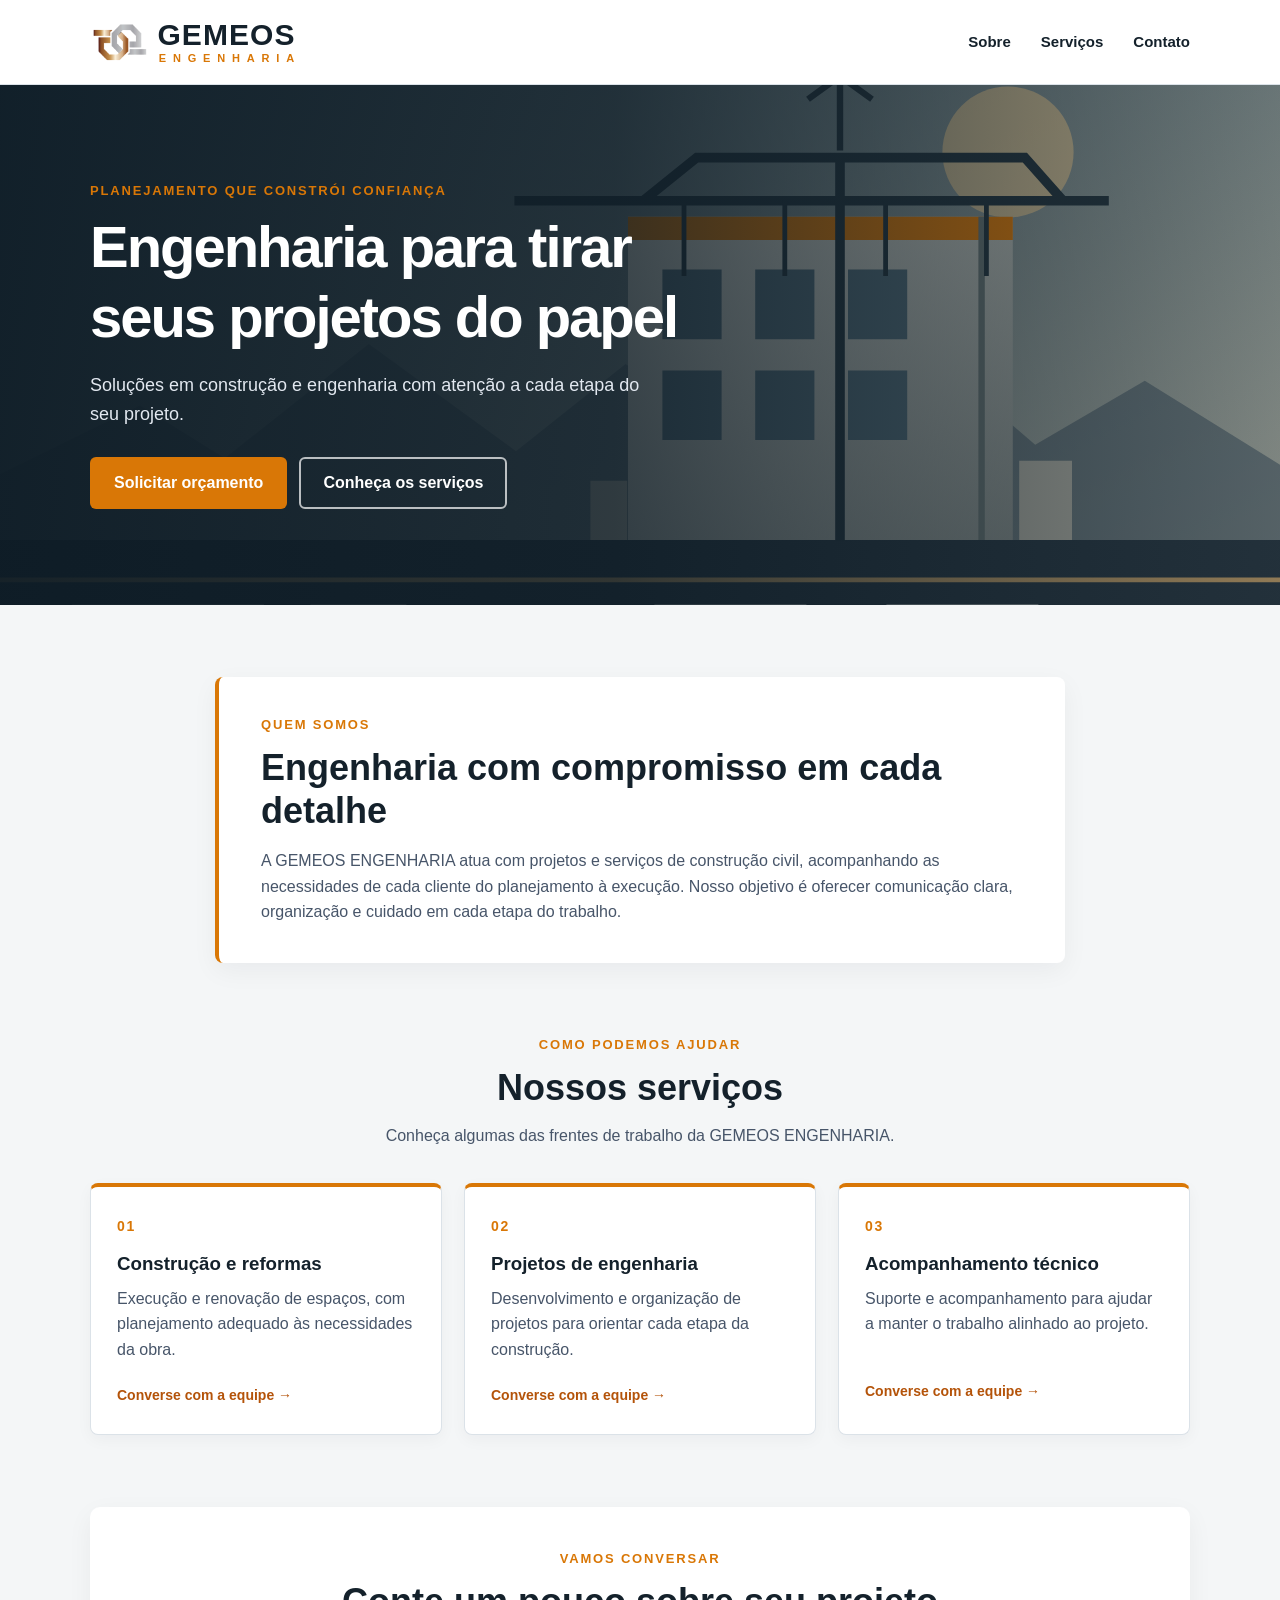
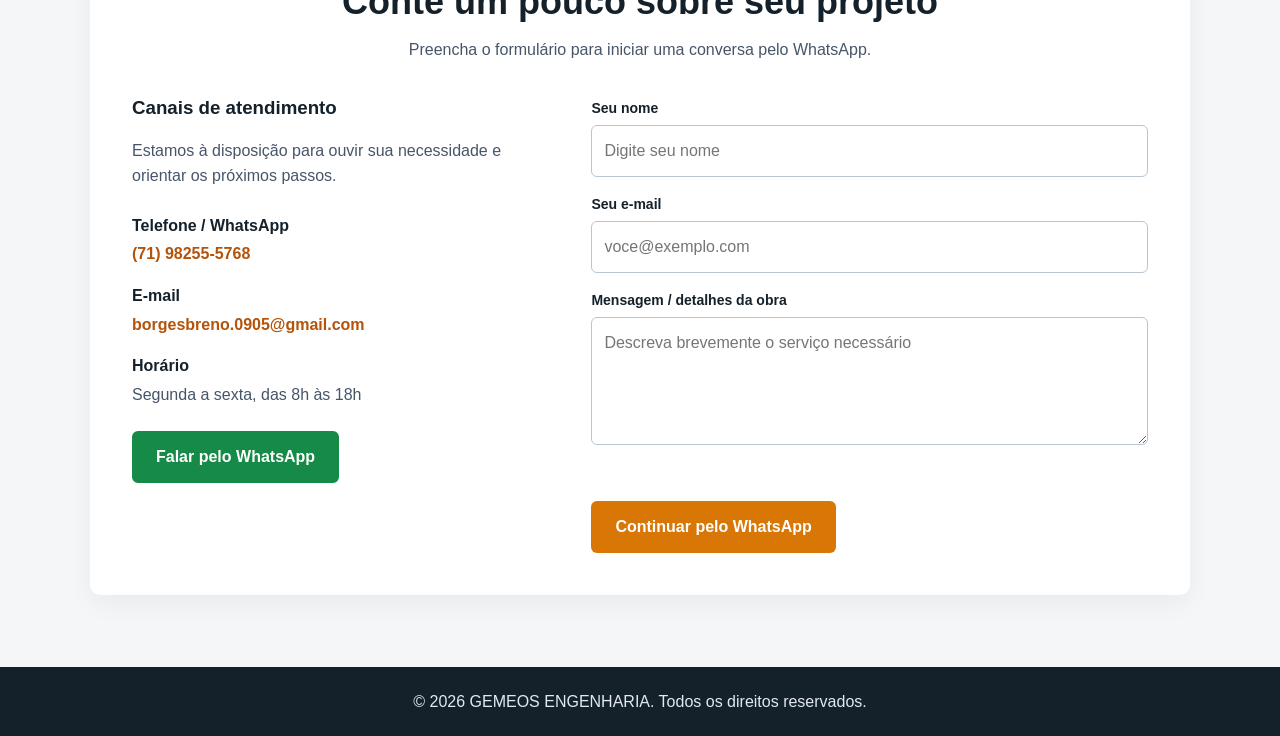
<file: index.html>
<!doctype html>
<html lang="pt-BR">

<head>
  <meta charset="UTF-8" />
  <meta name="viewport" content="width=device-width, initial-scale=1.0" />
  <title>GEMEOS ENGENHARIA</title>
  <link rel="icon" href="imagens/icon-gemeos.ico" />
  <link rel="stylesheet" href="css/style.css" />
</head>

<body id="topo">
  <header class="cabecalho">
    <a class="marca" href="#topo" aria-label="GEMEOS ENGENHARIA, página inicial">
      <img src="imagens/logotipo.png" alt="Ícone da GEMEOS ENGENHARIA" />
      <span class="marca-texto">
        <span class="marca-nome">GEMEOS</span>
        <span class="marca-descricao">ENGENHARIA</span>
      </span>
    </a>

    <button id="btn-menu" class="btn-menu" type="button" aria-label="Abrir menu" aria-controls="navegacao"
      aria-expanded="false">
      <span id="hamburguer" aria-hidden="true"></span>
    </button>

    <nav id="navegacao" class="navegacao" aria-label="Navegação principal">
      <a href="#sobre">Sobre</a>
      <a href="#servicos">Serviços</a>
      <a href="#contato">Contato</a>
    </nav>
  </header>

  <main id="conteudo">
    <section class="hero" aria-labelledby="titulo-hero">
      <img class="hero-imagem" src="imagens/obra.svg" alt="Ilustração de uma obra com edifício e guindaste"/>
      <div class="hero-conteudo">
        <p class="sobretitulo">Planejamento que constrói confiança</p>
        <h1 id="titulo-hero">Engenharia para tirar seus projetos do papel</h1>
        <p class="hero-descricao">
          Soluções em construção e engenharia com atenção a cada etapa do seu projeto.
        </p>
        <div class="hero-acoes">
          <a href="#contato" class="btn btn-dourado">Solicitar orçamento</a>
          <a href="#servicos" class="btn btn-contorno">Conheça os serviços</a>
        </div>
      </div>
    </section>

    <section id="sobre" class="secao secao-sobre" aria-labelledby="titulo-sobre">
      <p class="sobretitulo">Quem somos</p>
      <h2 id="titulo-sobre">Engenharia com compromisso em cada detalhe</h2>
      <p class="texto-sobre">
        A GEMEOS ENGENHARIA atua com projetos e serviços de construção civil,
        acompanhando as necessidades de cada cliente do planejamento à execução.
        Nosso objetivo é oferecer comunicação clara, organização e cuidado em
        cada etapa do trabalho.
      </p>
    </section>

    <section id="servicos" class="secao secao-servicos" aria-labelledby="titulo-servicos">
      <div class="secao-cabecalho">
        <p class="sobretitulo">Como podemos ajudar</p>
        <h2 id="titulo-servicos">Nossos serviços</h2>
        <p class="descricao-secao">Conheça algumas das frentes de trabalho da GEMEOS ENGENHARIA.</p>
      </div>

      <div class="servico-grade">
        <article class="card-servico">
          <span class="card-numero" aria-hidden="true">01</span>
          <h3>Construção e reformas</h3>
          <p>Execução e renovação de espaços, com planejamento adequado às necessidades da obra.</p>
          <a href="#contato" class="link-detalhe">Converse com a equipe <span aria-hidden="true">→</span></a>
        </article>

        <article class="card-servico">
          <span class="card-numero" aria-hidden="true">02</span>
          <h3>Projetos de engenharia</h3>
          <p>Desenvolvimento e organização de projetos para orientar cada etapa da construção.</p>
          <a href="#contato" class="link-detalhe">Converse com a equipe <span aria-hidden="true">→</span></a>
        </article>

        <article class="card-servico">
          <span class="card-numero" aria-hidden="true">03</span>
          <h3>Acompanhamento técnico</h3>
          <p>Suporte e acompanhamento para ajudar a manter o trabalho alinhado ao projeto.</p>
          <a href="#contato" class="link-detalhe">Converse com a equipe <span aria-hidden="true">→</span></a>
        </article>
      </div>
    </section>

    <section id="contato" class="secao secao-contato" aria-labelledby="titulo-contato">
      <div class="secao-cabecalho">
        <p class="sobretitulo">Vamos conversar</p>
        <h2 id="titulo-contato">Conte um pouco sobre seu projeto</h2>
        <p class="descricao-secao">Preencha o formulário para iniciar uma conversa pelo WhatsApp.</p>
      </div>

      <div class="contato-container">
        <aside class="contato-info" aria-labelledby="titulo-atendimento">
          <h3 id="titulo-atendimento">Canais de atendimento</h3>
          <p>Estamos à disposição para ouvir sua necessidade e orientar os próximos passos.</p>

          <dl class="contato-lista">
            <div class="info-item">
              <dt>Telefone / WhatsApp</dt>
              <dd><a href="https://wa.me/5571982555768" target="_blank" rel="noopener noreferrer">(71) 98255-5768</a></dd>
            </div>
            <div class="info-item">
              <dt>E-mail</dt>
              <dd><a href="mailto:borgesbreno.0905@gmail.com">borgesbreno.0905@gmail.com</a></dd>
            </div>
            <div class="info-item">
              <dt>Horário</dt>
              <dd>Segunda a sexta, das 8h às 18h</dd>
            </div>
          </dl>
          <a href="https://wa.me/5571982555768" target="_blank" rel="noopener noreferrer"
            class="btn btn-whatsapp">Falar pelo WhatsApp</a>
        </aside>

        <form class="form-contato" novalidate>
          <div class="campo">
            <label for="nome">Seu nome</label>
            <input type="text" id="nome" name="nome" placeholder="Digite seu nome" autocomplete="name" required
              aria-describedby="erro-nome" />
            <span class="campo-erro" id="erro-nome"></span>
          </div>
          <div class="campo">
            <label for="email">Seu e-mail</label>
            <input type="email" id="email" name="email" placeholder="voce@exemplo.com" autocomplete="email" required
              aria-describedby="erro-email" />
            <span class="campo-erro" id="erro-email"></span>
          </div>
          <div class="campo">
            <label for="mensagem">Mensagem / detalhes da obra</label>
            <textarea id="mensagem" name="mensagem" rows="4" placeholder="Descreva brevemente o serviço necessário"
              required aria-describedby="erro-mensagem"></textarea>
            <span class="campo-erro" id="erro-mensagem"></span>
          </div>

          <p class="form-status" role="status" aria-live="polite"></p>
          <button type="submit" class="btn btn-dourado btn-enviar">Continuar pelo WhatsApp</button>
        </form>
      </div>
    </section>
  </main>

  <footer class="rodape">
    <p>© 2026 GEMEOS ENGENHARIA. Todos os direitos reservados.</p>
  </footer>

  <script src="js/script.js"></script>
</body>

</html>
</file>
<file: css/style.css>
:root {
  color-scheme: light;
  --cor-fundo: #f4f6f7;
  --cor-superficie: #ffffff;
  --cor-texto: #475569;
  --cor-titulo: #14212b;
  --cor-destaque: #d97706;
  --cor-destaque-escuro: #b45309;
  --cor-borda: #dbe2e8;
  --largura-conteudo: 1100px;
}

* {
  box-sizing: border-box;
}

html {
  scroll-behavior: smooth;
}

[id] {
  scroll-margin-top: 96px;
}

body {
  margin: 0;
  background: var(--cor-fundo);
  color: var(--cor-texto);
  font-family: Arial, sans-serif;
  line-height: 1.6;
}

a {
  color: var(--cor-destaque-escuro);
  font-weight: 700;
  text-decoration: none;
}

a:hover {
  text-decoration: underline;
}

a:focus-visible,
button:focus-visible,
input:focus-visible,
textarea:focus-visible {
  outline: 3px solid #f59e0b;
  outline-offset: 3px;
}

h1,
h2,
h3 {
  color: var(--cor-titulo);
  line-height: 1.2;
}

.cabecalho {
  position: sticky;
  top: 0;
  z-index: 10;
  display: flex;
  min-height: 80px;
  align-items: center;
  justify-content: space-between;
  gap: 24px;
  padding: 12px max(24px, calc((100% - var(--largura-conteudo)) / 2));
  border-bottom: 1px solid var(--cor-borda);
  background: var(--cor-superficie);
}

.marca {
  display: inline-flex;
  align-items: center;
  gap: 2px;
  color: var(--cor-titulo);
}

.marca:hover {
  text-decoration: none;
}

.marca-texto {
  display: flex;
  flex-direction: column;
  align-items: center;
  line-height: 1;
}

.marca-nome {
  font-size: 30px;
  font-weight: 700;
  letter-spacing: 0.035em;
}

.marca-descricao {
  margin-top: 3px;
  color: var(--cor-destaque);
  font-size: 11px;
  letter-spacing: 0.62em;
  text-indent: 0.62em;
}

.marca img {
  width: 60px;
  height: 60px;
  object-fit: contain;
}

.navegacao {
  display: flex;
  align-items: center;
  gap: 30px;
}

.navegacao a {
  color: var(--cor-titulo);
  font-size: 15px;
}

.btn-menu {
  display: none;
  width: 44px;
  height: 44px;
  padding: 10px;
  border: 0;
  border-radius: 6px;
  background: transparent;
  cursor: pointer;
}

#hamburguer,
#hamburguer::before,
#hamburguer::after {
  position: relative;
  display: block;
  width: 24px;
  height: 2px;
  border-radius: 2px;
  background: var(--cor-titulo);
  transition: transform 180ms ease, background-color 180ms ease;
}

#hamburguer::before,
#hamburguer::after {
  position: absolute;
  left: 0;
  content: "";
}

#hamburguer::before {
  top: -7px;
}

#hamburguer::after {
  top: 7px;
}

.btn-menu[aria-expanded="true"] #hamburguer {
  background: transparent;
}

.btn-menu[aria-expanded="true"] #hamburguer::before {
  transform: translateY(7px) rotate(45deg);
}

.btn-menu[aria-expanded="true"] #hamburguer::after {
  transform: translateY(-7px) rotate(-45deg);
}

.hero {
  position: relative;
  display: grid;
  min-height: 520px;
  align-items: center;
  overflow: hidden;
  padding: 72px max(24px, calc((100% - var(--largura-conteudo)) / 2));
  background: #14212b;
  isolation: isolate;
}

.hero-imagem,
.hero::after {
  position: absolute;
  inset: 0;
  width: 100%;
  height: 100%;
}

.hero-imagem {
  z-index: -2;
  object-fit: cover;
  object-position: center 56%;
}

.hero::after {
  z-index: -1;
  background: linear-gradient(90deg, rgb(13 27 37 / 94%) 0%, rgb(13 27 37 / 78%) 48%, rgb(13 27 37 / 20%) 100%);
  content: "";
}

.hero-conteudo {
  max-width: 650px;
  color: #ffffff;
}

.sobretitulo {
  margin: 0 0 10px;
  color: var(--cor-destaque);
  font-size: 13px;
  font-weight: 700;
  letter-spacing: 0.14em;
  text-transform: uppercase;
}

.hero h1 {
  margin: 0;
  color: #ffffff;
  font-size: clamp(36px, 5vw, 58px);
  letter-spacing: -0.035em;
}

.hero-descricao {
  max-width: 560px;
  margin: 20px 0 28px;
  color: #e2e8f0;
  font-size: 18px;
}

.hero-acoes {
  display: flex;
  flex-wrap: wrap;
  gap: 12px;
}

.btn {
  display: inline-flex;
  min-height: 48px;
  align-items: center;
  justify-content: center;
  padding: 11px 22px;
  border: 2px solid transparent;
  border-radius: 6px;
  font: inherit;
  font-weight: 700;
  text-align: center;
  transition: background-color 180ms ease, border-color 180ms ease, transform 180ms ease;
}

.btn:hover {
  transform: translateY(-2px);
  text-decoration: none;
}

.btn-dourado {
  background: var(--cor-destaque);
  color: #ffffff;
}

.btn-dourado:hover {
  background: var(--cor-destaque-escuro);
}

.btn-contorno {
  border-color: rgb(255 255 255 / 70%);
  color: #ffffff;
}

.btn-contorno:hover {
  border-color: var(--cor-destaque);
  background: var(--cor-destaque);
}

.secao {
  width: min(var(--largura-conteudo), calc(100% - 48px));
  margin: 72px auto;
}

.secao-sobre {
  max-width: 850px;
  padding: 38px 42px;
  border-left: 4px solid var(--cor-destaque);
  border-radius: 8px;
  background: var(--cor-superficie);
  box-shadow: 0 8px 26px rgb(15 23 42 / 5%);
}

.secao-sobre h2,
.secao-cabecalho h2 {
  margin: 0 0 14px;
  font-size: clamp(28px, 3vw, 36px);
}

.texto-sobre {
  margin-bottom: 0;
}

.secao-cabecalho {
  max-width: 680px;
  margin: 0 auto 34px;
  text-align: center;
}

.descricao-secao {
  margin: 0;
}

.servico-grade {
  display: grid;
  grid-template-columns: repeat(3, minmax(0, 1fr));
  gap: 22px;
}

.card-servico {
  min-height: 250px;
  padding: 26px;
  border: 1px solid var(--cor-borda);
  border-top: 4px solid var(--cor-destaque);
  border-radius: 8px;
  background: var(--cor-superficie);
  box-shadow: 0 5px 16px rgb(15 23 42 / 4%);
  transition: transform 180ms ease, box-shadow 180ms ease;
}

.card-servico:hover {
  transform: translateY(-4px);
  box-shadow: 0 12px 24px rgb(15 23 42 / 10%);
}

.card-numero {
  color: var(--cor-destaque);
  font-size: 14px;
  font-weight: 700;
  letter-spacing: 0.12em;
}

.card-servico h3 {
  margin: 15px 0 10px;
}

.card-servico p {
  min-height: 72px;
  margin: 0 0 20px;
}

.link-detalhe {
  font-size: 14px;
}

.secao-contato {
  padding: 42px;
  border-radius: 10px;
  background: var(--cor-superficie);
  box-shadow: 0 8px 26px rgb(15 23 42 / 5%);
}

.contato-container {
  display: grid;
  grid-template-columns: minmax(0, 0.85fr) minmax(0, 1.15fr);
  gap: 48px;
}

.contato-info h3 {
  margin-top: 0;
}

.contato-lista {
  margin: 24px 0;
}

.info-item {
  margin-bottom: 16px;
}

.info-item dt {
  color: var(--cor-titulo);
  font-weight: 700;
}

.info-item dd {
  margin: 3px 0 0;
  overflow-wrap: anywhere;
}

.btn-whatsapp {
  border-color: #168a47;
  background: #168a47;
  color: #ffffff;
}

.btn-whatsapp:hover {
  background: #11743b;
}

.form-contato {
  display: flex;
  flex-direction: column;
  gap: 16px;
}

.campo {
  display: flex;
  flex-direction: column;
  gap: 6px;
}

.campo label {
  color: var(--cor-titulo);
  font-size: 14px;
  font-weight: 700;
}

.campo input,
.campo textarea {
  width: 100%;
  padding: 12px;
  border: 1px solid #b9c5cf;
  border-radius: 6px;
  background: #ffffff;
  color: var(--cor-titulo);
  font: inherit;
}

.campo textarea {
  resize: vertical;
}

.campo input[aria-invalid="true"],
.campo textarea[aria-invalid="true"] {
  border-color: #b42318;
}

.campo-erro {
  color: #b42318;
  font-size: 13px;
}

.campo-erro:empty {
  display: none;
}

.form-status {
  min-height: 1.5em;
  margin: 0;
}

.btn-enviar {
  align-self: flex-start;
  cursor: pointer;
}

.rodape {
  display: flex;
  justify-content: center;
  gap: 16px;
  padding: 22px max(24px, calc((100% - var(--largura-conteudo)) / 2));
  background: var(--cor-titulo);
  color: #e2e8f0;
}

.rodape p {
  margin: 0;
}

@media (max-width: 900px) {
  .cabecalho {
    padding-right: 24px;
    padding-left: 24px;
  }

  .servico-grade {
    grid-template-columns: repeat(2, minmax(0, 1fr));
  }

  .contato-container {
    gap: 30px;
  }
}

@media (max-width: 700px) {
  .cabecalho {
    min-height: 72px;
  }

  .btn-menu {
    display: inline-flex;
    align-items: center;
    justify-content: center;
  }

  .navegacao {
    position: absolute;
    top: 100%;
    right: 0;
    left: 0;
    display: none;
    align-items: stretch;
    gap: 0;
    padding: 8px 24px 16px;
    border-bottom: 1px solid var(--cor-borda);
    background: var(--cor-superficie);
  }

  .navegacao.ativo {
    display: flex;
    flex-direction: column;
  }

  .navegacao a {
    padding: 12px 4px;
  }

  .hero {
    min-height: 470px;
    padding: 56px 24px;
  }

  .hero::after {
    background: linear-gradient(90deg, rgb(13 27 37 / 91%), rgb(13 27 37 / 55%));
  }

  .hero-descricao {
    font-size: 16px;
  }

  .secao {
    width: calc(100% - 36px);
    margin: 52px auto;
  }

  .secao-sobre,
  .secao-contato {
    padding: 28px 22px;
  }

  .servico-grade,
  .contato-container {
    grid-template-columns: 1fr;
  }

  .card-servico {
    min-height: auto;
  }

  .card-servico p {
    min-height: 0;
  }

  .rodape {
    flex-direction: column;
    align-items: flex-start;
    padding: 22px 18px;
  }
}

@media (max-width: 420px) {
  .marca {
    gap: 8px;
  }

  .marca-nome {
    font-size: 23px;
  }

  .marca-descricao {
    font-size: 9px;
  }

  .marca img {
    width: 42px;
    height: 42px;
  }

  .hero-acoes {
    align-items: stretch;
    flex-direction: column;
  }

  .btn-enviar {
    width: 100%;
  }
}

@media (prefers-reduced-motion: reduce) {
  *,
  *::before,
  *::after {
    scroll-behavior: auto !important;
    transition-duration: 0.01ms !important;
    animation-duration: 0.01ms !important;
  }
}
</file>
